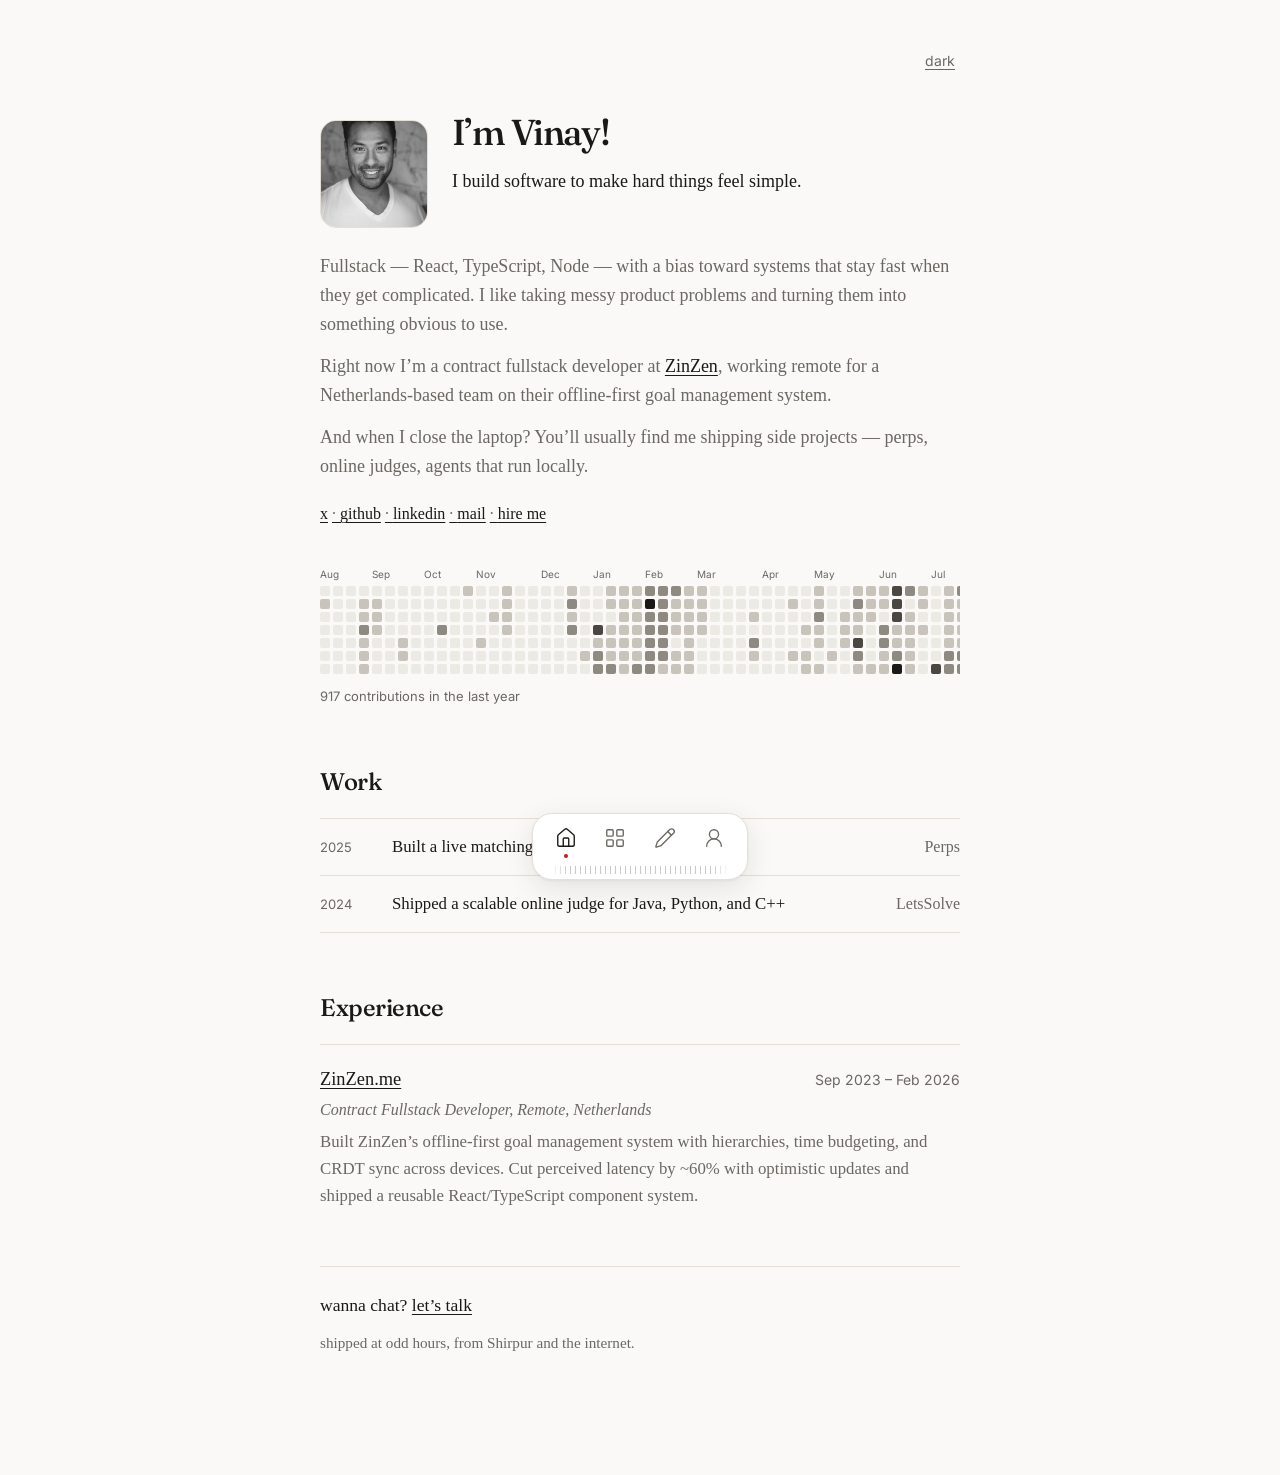
<file: index.html>
<!doctype html>
<html lang="en">
  <head>
    <meta charset="utf-8" />
    <meta
      name="viewport"
      content="width=device-width, initial-scale=1, viewport-fit=cover"
    />
    <title>Vinay Badgujar</title>
    <meta
      name="description"
      content="Vinay Badgujar — fullstack developer. Building software to make hard things feel simple."
    />
    <script>
      (function () {
        try {
          var stored = localStorage.getItem("theme");
          var dark =
            stored === "dark" ||
            (!stored &&
              window.matchMedia("(prefers-color-scheme: dark)").matches);
          if (dark) document.documentElement.classList.add("dark");
        } catch (e) {}
      })();
    </script>
    <link rel="preconnect" href="https://fonts.googleapis.com" />
    <link rel="preconnect" href="https://fonts.gstatic.com" crossorigin />
    <link
      href="https://fonts.googleapis.com/css2?family=Fraunces:opsz,wght@9..144,500;9..144,600&family=Inter:wght@400;500&display=swap"
      rel="stylesheet"
    />
    <link href="css/styles.css" rel="stylesheet" />
  </head>
  <body>
    <a class="skip-link" href="#main">Skip to content</a>
    <main class="page" id="main">
      <div class="inner">
        <div class="top-bar">
          <button
            type="button"
            class="theme-toggle"
            id="theme-toggle"
            aria-label="Toggle color theme"
            aria-pressed="false"
          >
            dark
          </button>
        </div>

        <header class="header">
          <div class="photo-wrap">
            <img
              class="photo"
              src="assets/profile-placeholder.jpg"
              alt="Vinay Badgujar"
              width="108"
              height="108"
            />
          </div>
          <div class="header-body">
            <h1 class="name">I’m Vinay!</h1>
            <p class="lede">
              I build software to make hard things feel simple.
            </p>
          </div>
        </header>

        <div class="intro">
          <p>
            Fullstack — React, TypeScript, Node — with a bias toward systems
            that stay fast when they get complicated. I like taking messy
            product problems and turning them into something obvious to use.
          </p>
          <p>
            Right now I’m a contract fullstack developer at
            <a href="https://zinzen.me/" target="_blank" rel="noopener noreferrer"
              >ZinZen</a
            >, working remote for a Netherlands-based team on their
            offline-first goal management system.
          </p>
          <p>
            And when I close the laptop? You’ll usually find me shipping side
            projects — perps, online judges, agents that run locally.
          </p>
          <nav class="links" aria-label="Social links">
            <a
              href="https://x.com/badgujarvinay09"
              target="_blank"
              rel="noopener noreferrer"
              >x</a
            >
            <a
              href="https://github.com/vinaybadgujar102"
              target="_blank"
              rel="noopener noreferrer"
              >github</a
            >
            <a
              href="https://www.linkedin.com/in/badgujarvinay/"
              target="_blank"
              rel="noopener noreferrer"
              >linkedin</a
            >
            <a href="mailto:vinaybadgujar8@gmail.com">mail</a>
            <a href="mailto:vinaybadgujar8@gmail.com?subject=Hiring">hire me</a>
          </nav>
        </div>

        <section class="git-graph" aria-label="GitHub contributions">
          <a
            class="git-graph-link"
            href="https://github.com/vinaybadgujar102"
            target="_blank"
            rel="noopener noreferrer"
            title="View GitHub profile"
          >
            <div class="git-scroll hide-scrollbar">
              <div class="git-months" id="contrib-months"></div>
              <div
                class="git-heatmap is-loading"
                id="heatmap"
                aria-hidden="true"
              ></div>
            </div>
          </a>
          <p class="git-count" id="contrib-count">
            Loading GitHub contributions…
          </p>
        </section>

        <section class="section" id="work" aria-labelledby="work-heading">
          <h2 class="section-title" id="work-heading">Work</h2>
          <div class="work-list">
            <div class="work-item">
              <button
                class="work-row"
                type="button"
                aria-expanded="false"
                aria-controls="work-perps"
              >
                <span class="work-year">2025</span>
                <span class="work-title"
                  >Built a live matching engine and realtime orderbook</span
                >
                <span class="work-org">Perps</span>
              </button>
              <div class="work-detail" id="work-perps" hidden>
                <p>
                  Trade perps with a live matching engine and realtime
                  orderbook.
                </p>
                <p class="work-links">
                  <a
                    href="https://perpsio.vinaybadgujar.online/"
                    target="_blank"
                    rel="noopener noreferrer"
                    >live</a
                  >
                  <a
                    href="https://github.com/vinaybadgujar102/perps"
                    target="_blank"
                    rel="noopener noreferrer"
                    >github</a
                  >
                </p>
              </div>
            </div>

            <div class="work-item">
              <button
                class="work-row"
                type="button"
                aria-expanded="false"
                aria-controls="work-letsolve"
              >
                <span class="work-year">2024</span>
                <span class="work-title"
                  >Shipped a scalable online judge for Java, Python, and
                  C++</span
                >
                <span class="work-org">LetsSolve</span>
              </button>
              <div class="work-detail" id="work-letsolve" hidden>
                <p>
                  Practice coding with a scalable online judge for Java, Python,
                  and C++.
                </p>
                <p class="work-links">
                  <a
                    href="https://letscode.vinaybadgujar.online/"
                    target="_blank"
                    rel="noopener noreferrer"
                    >live</a
                  >
                  <a
                    href="https://github.com/vinaybadgujar102/LetsCodeBackend"
                    target="_blank"
                    rel="noopener noreferrer"
                    >github</a
                  >
                </p>
              </div>
            </div>
          </div>
        </section>

        <section
          class="section"
          id="experience"
          aria-labelledby="experience-heading"
        >
          <h2 class="section-title" id="experience-heading">Experience</h2>
          <hr class="rule" />
          <div class="entry">
            <div class="entry-header">
              <h3 class="entry-title">
                <a
                  href="https://zinzen.me/"
                  target="_blank"
                  rel="noopener noreferrer"
                  >ZinZen.me</a
                >
              </h3>
              <span class="entry-date">Sep 2023 – Feb 2026</span>
            </div>
            <p class="entry-meta">
              Contract Fullstack Developer, Remote, Netherlands
            </p>
            <p class="entry-desc">
              Built ZinZen’s offline-first goal management system with
              hierarchies, time budgeting, and CRDT sync across devices. Cut
              perceived latency by ~60% with optimistic updates and shipped a
              reusable React/TypeScript component system.
            </p>
          </div>
        </section>

        <footer class="footer">
          <p class="cta">
            wanna chat?
            <a href="mailto:vinaybadgujar8@gmail.com">let’s talk</a>
          </p>
          <p class="footer-note">shipped at odd hours, from Shirpur and the internet.</p>
        </footer>
      </div>
    </main>

    <nav class="dock" aria-label="Sections">
      <div class="dock-shell">
        <div class="dock-items">
          <a class="dock-item" href="index.html" data-page="home" aria-label="Home">
            <svg
              xmlns="http://www.w3.org/2000/svg"
              viewBox="0 0 24 24"
              fill="none"
              stroke="currentColor"
              stroke-width="1.5"
              stroke-linecap="round"
              stroke-linejoin="round"
              aria-hidden="true"
            >
              <path
                d="M15 21v-8a1 1 0 0 0-1-1h-4a1 1 0 0 0-1 1v8"
              />
              <path
                d="M3 10a2 2 0 0 1 .709-1.528l7-5.999a2 2 0 0 1 2.582 0l7 5.999A2 2 0 0 1 21 10v9a2 2 0 0 1-2 2H5a2 2 0 0 1-2-2z"
              />
            </svg>
            <span class="dock-dot" aria-hidden="true"></span>
          </a>
          <a class="dock-item" href="work.html" data-page="work" aria-label="Work">
            <svg
              xmlns="http://www.w3.org/2000/svg"
              viewBox="0 0 24 24"
              fill="none"
              stroke="currentColor"
              stroke-width="1.5"
              stroke-linecap="round"
              stroke-linejoin="round"
              aria-hidden="true"
            >
              <rect width="7" height="7" x="3" y="3" rx="1" />
              <rect width="7" height="7" x="14" y="3" rx="1" />
              <rect width="7" height="7" x="14" y="14" rx="1" />
              <rect width="7" height="7" x="3" y="14" rx="1" />
            </svg>
            <span class="dock-dot" aria-hidden="true"></span>
          </a>
          <a class="dock-item" href="play.html" data-page="play" aria-label="Play">
            <svg
              xmlns="http://www.w3.org/2000/svg"
              viewBox="0 0 24 24"
              fill="none"
              stroke="currentColor"
              stroke-width="1.5"
              stroke-linecap="round"
              stroke-linejoin="round"
              aria-hidden="true"
            >
              <path
                d="M21.174 6.812a1 1 0 0 0-3.986-3.987L3.842 16.174a2 2 0 0 0-.5.83l-1.321 4.352a.5.5 0 0 0 .623.622l4.353-1.32a2 2 0 0 0 .83-.497z"
              />
              <path d="m15 5 4 4" />
            </svg>
            <span class="dock-dot" aria-hidden="true"></span>
          </a>
          <a
            class="dock-item"
            href="about.html"
            data-page="about"
            aria-label="About"
          >
            <svg
              xmlns="http://www.w3.org/2000/svg"
              viewBox="0 0 24 24"
              fill="none"
              stroke="currentColor"
              stroke-width="1.5"
              stroke-linecap="round"
              stroke-linejoin="round"
              aria-hidden="true"
            >
              <circle cx="12" cy="8" r="5" />
              <path d="M20 21a8 8 0 0 0-16 0" />
            </svg>
            <span class="dock-dot" aria-hidden="true"></span>
          </a>
        </div>
        <div class="dock-ruler" aria-hidden="true"></div>
      </div>
    </nav>

    <script src="js/main.js"></script>
  </body>
</html>
</file>
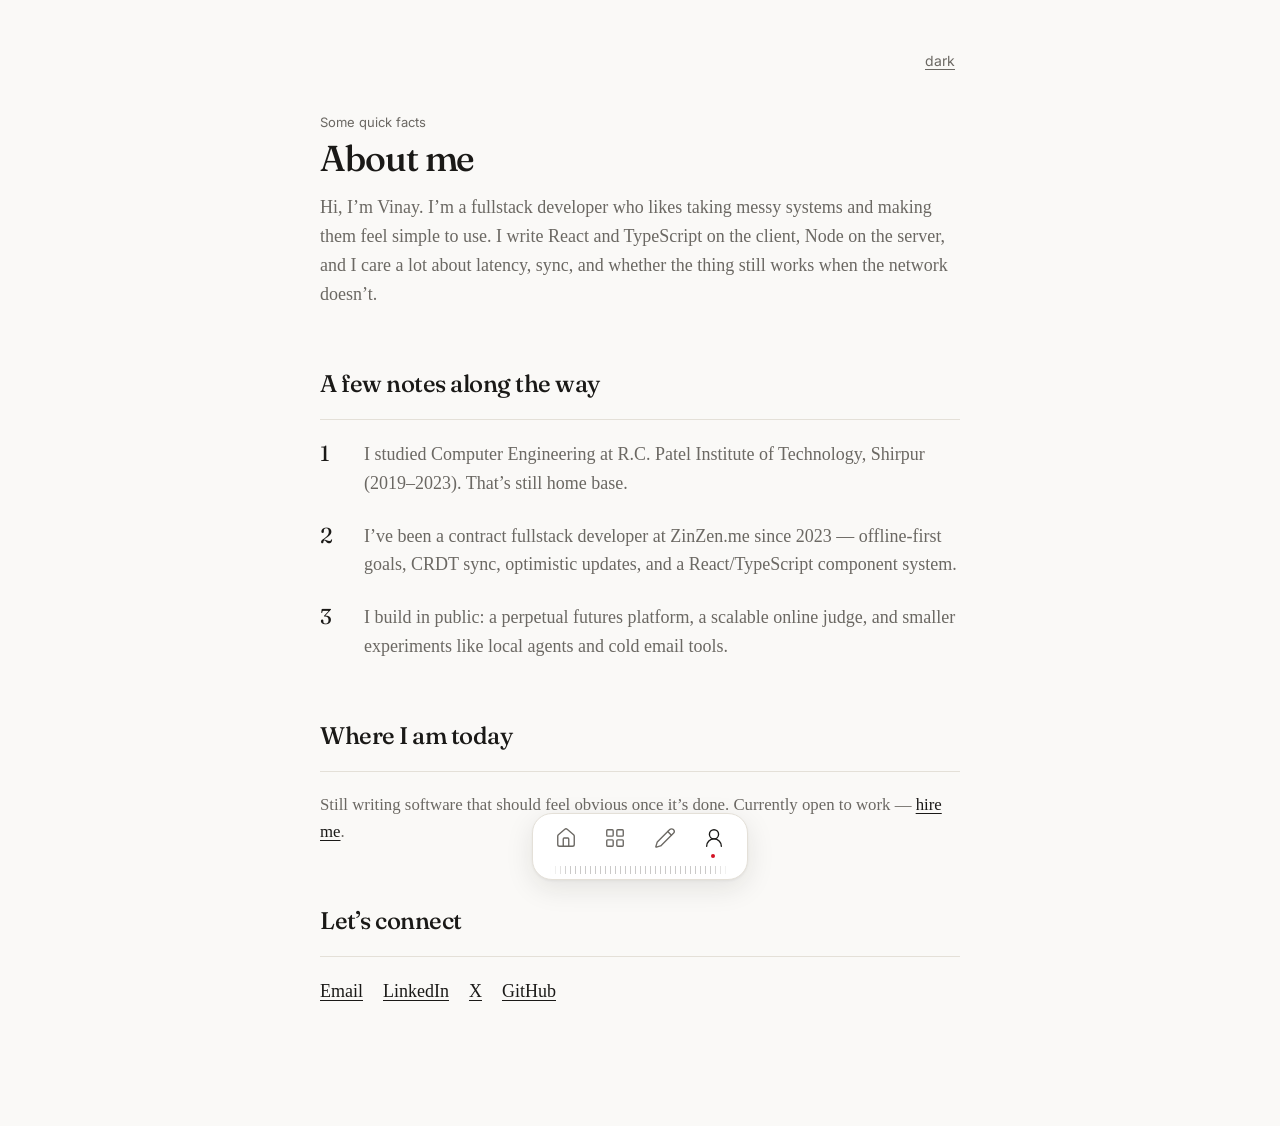
<file: about.html>
<!doctype html>
<html lang="en">
  <head>
    <meta charset="utf-8" />
    <meta
      name="viewport"
      content="width=device-width, initial-scale=1, viewport-fit=cover"
    />
    <title>About · Vinay Badgujar</title>
    <meta
      name="description"
      content="About Vinay Badgujar — fullstack developer from Shirpur, currently building at ZinZen."
    />
    <script>
      (function () {
        try {
          var stored = localStorage.getItem("theme");
          var dark =
            stored === "dark" ||
            (!stored &&
              window.matchMedia("(prefers-color-scheme: dark)").matches);
          if (dark) document.documentElement.classList.add("dark");
        } catch (e) {}
      })();
    </script>
    <link rel="preconnect" href="https://fonts.googleapis.com" />
    <link rel="preconnect" href="https://fonts.gstatic.com" crossorigin />
    <link
      href="https://fonts.googleapis.com/css2?family=Fraunces:opsz,wght@9..144,500;9..144,600&family=Inter:wght@400;500&display=swap"
      rel="stylesheet"
    />
    <link href="css/styles.css" rel="stylesheet" />
  </head>
  <body>
    <a class="skip-link" href="#main">Skip to content</a>
    <main class="page" id="main">
      <div class="inner">
        <div class="top-bar">
          <button
            type="button"
            class="theme-toggle"
            id="theme-toggle"
            aria-label="Toggle color theme"
            aria-pressed="false"
          >
            dark
          </button>
        </div>

        <p class="page-kicker">Some quick facts</p>
        <h1 class="name">About me</h1>

        <div class="intro">
          <p>
            Hi, I’m Vinay. I’m a fullstack developer who likes taking messy
            systems and making them feel simple to use. I write React and
            TypeScript on the client, Node on the server, and I care a lot about
            latency, sync, and whether the thing still works when the network
            doesn’t.
          </p>
        </div>

        <section class="section" aria-labelledby="notes-heading">
          <h2 class="section-title" id="notes-heading">A few notes along the way</h2>
          <hr class="rule" />
          <ol class="notes">
            <li>
              <span class="note-num" aria-hidden="true">1</span>
              <p>
                I studied Computer Engineering at R.C. Patel Institute of
                Technology, Shirpur (2019–2023). That’s still home base.
              </p>
            </li>
            <li>
              <span class="note-num" aria-hidden="true">2</span>
              <p>
                I’ve been a contract fullstack developer at ZinZen.me since 2023
                — offline-first goals, CRDT sync, optimistic updates, and a
                React/TypeScript component system.
              </p>
            </li>
            <li>
              <span class="note-num" aria-hidden="true">3</span>
              <p>
                I build in public: a perpetual futures platform, a scalable
                online judge, and smaller experiments like local agents and
                cold email tools.
              </p>
            </li>
          </ol>
        </section>

        <section class="section" aria-labelledby="today-heading">
          <h2 class="section-title" id="today-heading">Where I am today</h2>
          <hr class="rule" />
          <p class="entry-desc">
            Still writing software that should feel obvious once it’s done.
            Currently open to work —
            <a href="mailto:vinaybadgujar8@gmail.com?subject=Hiring">hire me</a>.
          </p>
        </section>

        <section class="section" aria-labelledby="connect-heading">
          <h2 class="section-title" id="connect-heading">Let’s connect</h2>
          <hr class="rule" />
          <nav class="connect" aria-label="Social links">
            <a href="mailto:vinaybadgujar8@gmail.com">Email</a>
            <a
              href="https://www.linkedin.com/in/badgujarvinay/"
              target="_blank"
              rel="noopener noreferrer"
              >LinkedIn</a
            >
            <a
              href="https://x.com/badgujarvinay09"
              target="_blank"
              rel="noopener noreferrer"
              >X</a
            >
            <a
              href="https://github.com/vinaybadgujar102"
              target="_blank"
              rel="noopener noreferrer"
              >GitHub</a
            >
          </nav>
        </section>
      </div>
    </main>

    <nav class="dock" aria-label="Sections">
      <div class="dock-shell">
        <div class="dock-items">
          <a class="dock-item" href="index.html" data-page="home" aria-label="Home">
            <svg
              xmlns="http://www.w3.org/2000/svg"
              viewBox="0 0 24 24"
              fill="none"
              stroke="currentColor"
              stroke-width="1.5"
              stroke-linecap="round"
              stroke-linejoin="round"
              aria-hidden="true"
            >
              <path
                d="M15 21v-8a1 1 0 0 0-1-1h-4a1 1 0 0 0-1 1v8"
              />
              <path
                d="M3 10a2 2 0 0 1 .709-1.528l7-5.999a2 2 0 0 1 2.582 0l7 5.999A2 2 0 0 1 21 10v9a2 2 0 0 1-2 2H5a2 2 0 0 1-2-2z"
              />
            </svg>
            <span class="dock-dot" aria-hidden="true"></span>
          </a>
          <a class="dock-item" href="work.html" data-page="work" aria-label="Work">
            <svg
              xmlns="http://www.w3.org/2000/svg"
              viewBox="0 0 24 24"
              fill="none"
              stroke="currentColor"
              stroke-width="1.5"
              stroke-linecap="round"
              stroke-linejoin="round"
              aria-hidden="true"
            >
              <rect width="7" height="7" x="3" y="3" rx="1" />
              <rect width="7" height="7" x="14" y="3" rx="1" />
              <rect width="7" height="7" x="14" y="14" rx="1" />
              <rect width="7" height="7" x="3" y="14" rx="1" />
            </svg>
            <span class="dock-dot" aria-hidden="true"></span>
          </a>
          <a class="dock-item" href="play.html" data-page="play" aria-label="Play">
            <svg
              xmlns="http://www.w3.org/2000/svg"
              viewBox="0 0 24 24"
              fill="none"
              stroke="currentColor"
              stroke-width="1.5"
              stroke-linecap="round"
              stroke-linejoin="round"
              aria-hidden="true"
            >
              <path
                d="M21.174 6.812a1 1 0 0 0-3.986-3.987L3.842 16.174a2 2 0 0 0-.5.83l-1.321 4.352a.5.5 0 0 0 .623.622l4.353-1.32a2 2 0 0 0 .83-.497z"
              />
              <path d="m15 5 4 4" />
            </svg>
            <span class="dock-dot" aria-hidden="true"></span>
          </a>
          <a
            class="dock-item"
            href="about.html"
            data-page="about"
            aria-label="About"
          >
            <svg
              xmlns="http://www.w3.org/2000/svg"
              viewBox="0 0 24 24"
              fill="none"
              stroke="currentColor"
              stroke-width="1.5"
              stroke-linecap="round"
              stroke-linejoin="round"
              aria-hidden="true"
            >
              <circle cx="12" cy="8" r="5" />
              <path d="M20 21a8 8 0 0 0-16 0" />
            </svg>
            <span class="dock-dot" aria-hidden="true"></span>
          </a>
        </div>
        <div class="dock-ruler" aria-hidden="true"></div>
      </div>
    </nav>

    <script src="js/main.js"></script>
  </body>
</html>
</file>
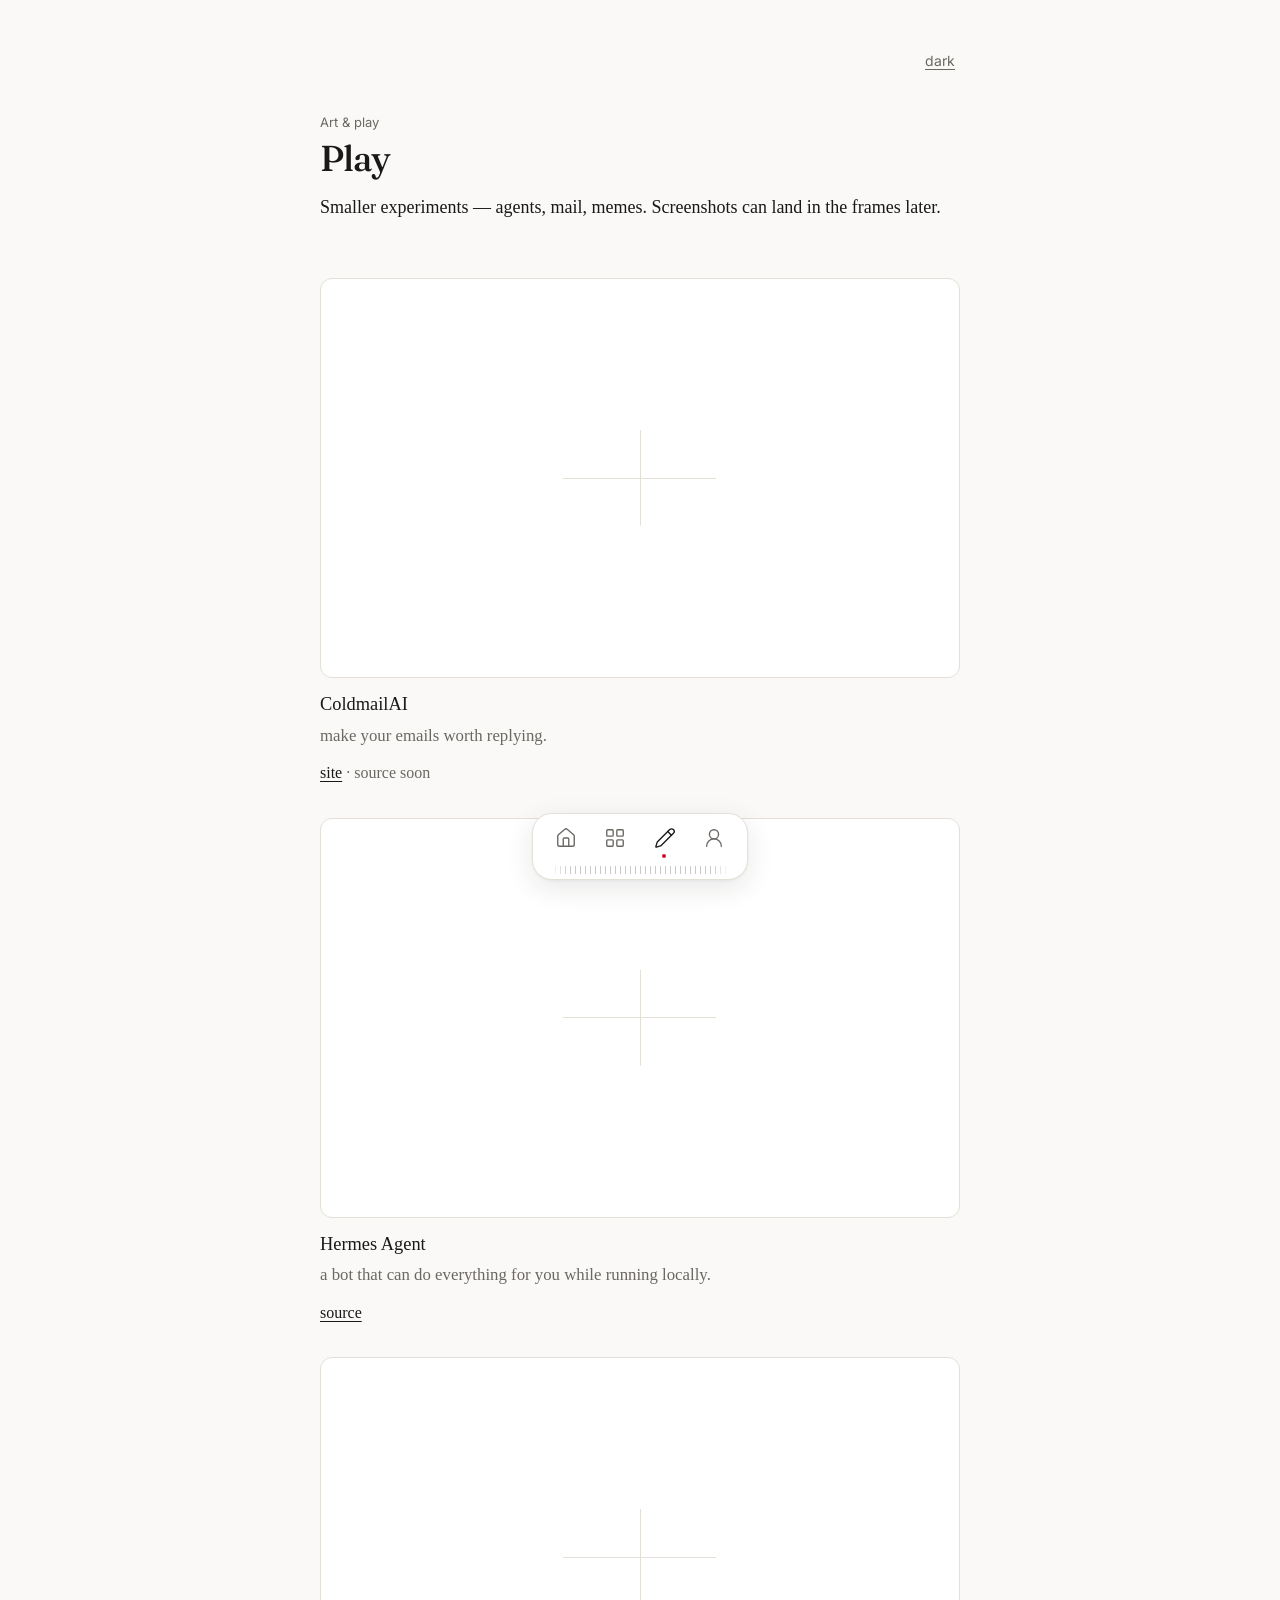
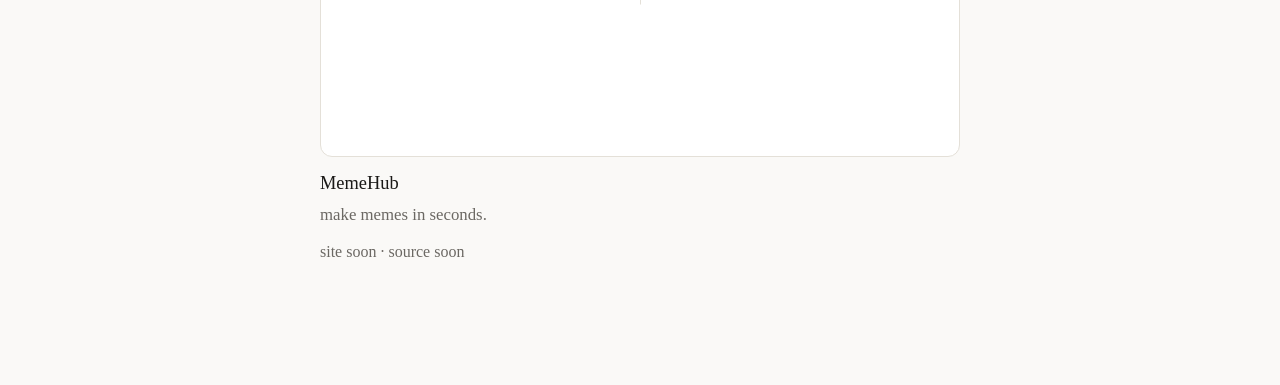
<file: play.html>
<!doctype html>
<html lang="en">
  <head>
    <meta charset="utf-8" />
    <meta
      name="viewport"
      content="width=device-width, initial-scale=1, viewport-fit=cover"
    />
    <title>Play · Vinay Badgujar</title>
    <meta
      name="description"
      content="Side experiments by Vinay Badgujar — ColdmailAI, Hermes Agent, and MemeHub."
    />
    <script>
      (function () {
        try {
          var stored = localStorage.getItem("theme");
          var dark =
            stored === "dark" ||
            (!stored &&
              window.matchMedia("(prefers-color-scheme: dark)").matches);
          if (dark) document.documentElement.classList.add("dark");
        } catch (e) {}
      })();
    </script>
    <link rel="preconnect" href="https://fonts.googleapis.com" />
    <link rel="preconnect" href="https://fonts.gstatic.com" crossorigin />
    <link
      href="https://fonts.googleapis.com/css2?family=Fraunces:opsz,wght@9..144,500;9..144,600&family=Inter:wght@400;500&display=swap"
      rel="stylesheet"
    />
    <link href="css/styles.css" rel="stylesheet" />
  </head>
  <body>
    <a class="skip-link" href="#main">Skip to content</a>
    <main class="page" id="main">
      <div class="inner">
        <div class="top-bar">
          <button
            type="button"
            class="theme-toggle"
            id="theme-toggle"
            aria-label="Toggle color theme"
            aria-pressed="false"
          >
            dark
          </button>
        </div>

        <p class="page-kicker">Art &amp; play</p>
        <h1 class="name">Play</h1>
        <p class="lede">
          Smaller experiments — agents, mail, memes. Screenshots can land in the
          frames later.
        </p>

        <section class="section" aria-label="Experiments">
          <div class="play-grid">
            <article class="play-card">
              <div class="play-frame" aria-hidden="true"></div>
              <div>
                <h2 class="play-name">ColdmailAI</h2>
                <p class="play-desc">make your emails worth replying.</p>
                <p class="work-links">
                  <a
                    href="https://getcoldmailai.com/"
                    target="_blank"
                    rel="noopener noreferrer"
                    >site</a
                  >
                  <span class="soon" title="Source link coming soon"
                    >source soon</span
                  >
                </p>
              </div>
            </article>

            <article class="play-card">
              <div class="play-frame" aria-hidden="true"></div>
              <div>
                <h2 class="play-name">Hermes Agent</h2>
                <p class="play-desc">
                  a bot that can do everything for you while running locally.
                </p>
                <p class="work-links">
                  <a
                    href="https://github.com/vinaybadgujar102/agent-harness-v2"
                    target="_blank"
                    rel="noopener noreferrer"
                    >source</a
                  >
                </p>
              </div>
            </article>

            <article class="play-card">
              <div class="play-frame" aria-hidden="true"></div>
              <div>
                <h2 class="play-name">MemeHub</h2>
                <p class="play-desc">make memes in seconds.</p>
                <p class="work-links">
                  <span class="soon" title="Links coming soon">site soon</span>
                  <span class="soon" title="Source link coming soon"
                    >source soon</span
                  >
                </p>
              </div>
            </article>
          </div>
        </section>
      </div>
    </main>

    <nav class="dock" aria-label="Sections">
      <div class="dock-shell">
        <div class="dock-items">
          <a class="dock-item" href="index.html" data-page="home" aria-label="Home">
            <svg
              xmlns="http://www.w3.org/2000/svg"
              viewBox="0 0 24 24"
              fill="none"
              stroke="currentColor"
              stroke-width="1.5"
              stroke-linecap="round"
              stroke-linejoin="round"
              aria-hidden="true"
            >
              <path
                d="M15 21v-8a1 1 0 0 0-1-1h-4a1 1 0 0 0-1 1v8"
              />
              <path
                d="M3 10a2 2 0 0 1 .709-1.528l7-5.999a2 2 0 0 1 2.582 0l7 5.999A2 2 0 0 1 21 10v9a2 2 0 0 1-2 2H5a2 2 0 0 1-2-2z"
              />
            </svg>
            <span class="dock-dot" aria-hidden="true"></span>
          </a>
          <a class="dock-item" href="work.html" data-page="work" aria-label="Work">
            <svg
              xmlns="http://www.w3.org/2000/svg"
              viewBox="0 0 24 24"
              fill="none"
              stroke="currentColor"
              stroke-width="1.5"
              stroke-linecap="round"
              stroke-linejoin="round"
              aria-hidden="true"
            >
              <rect width="7" height="7" x="3" y="3" rx="1" />
              <rect width="7" height="7" x="14" y="3" rx="1" />
              <rect width="7" height="7" x="14" y="14" rx="1" />
              <rect width="7" height="7" x="3" y="14" rx="1" />
            </svg>
            <span class="dock-dot" aria-hidden="true"></span>
          </a>
          <a class="dock-item" href="play.html" data-page="play" aria-label="Play">
            <svg
              xmlns="http://www.w3.org/2000/svg"
              viewBox="0 0 24 24"
              fill="none"
              stroke="currentColor"
              stroke-width="1.5"
              stroke-linecap="round"
              stroke-linejoin="round"
              aria-hidden="true"
            >
              <path
                d="M21.174 6.812a1 1 0 0 0-3.986-3.987L3.842 16.174a2 2 0 0 0-.5.83l-1.321 4.352a.5.5 0 0 0 .623.622l4.353-1.32a2 2 0 0 0 .83-.497z"
              />
              <path d="m15 5 4 4" />
            </svg>
            <span class="dock-dot" aria-hidden="true"></span>
          </a>
          <a
            class="dock-item"
            href="about.html"
            data-page="about"
            aria-label="About"
          >
            <svg
              xmlns="http://www.w3.org/2000/svg"
              viewBox="0 0 24 24"
              fill="none"
              stroke="currentColor"
              stroke-width="1.5"
              stroke-linecap="round"
              stroke-linejoin="round"
              aria-hidden="true"
            >
              <circle cx="12" cy="8" r="5" />
              <path d="M20 21a8 8 0 0 0-16 0" />
            </svg>
            <span class="dock-dot" aria-hidden="true"></span>
          </a>
        </div>
        <div class="dock-ruler" aria-hidden="true"></div>
      </div>
    </nav>

    <script src="js/main.js"></script>
  </body>
</html>
</file>
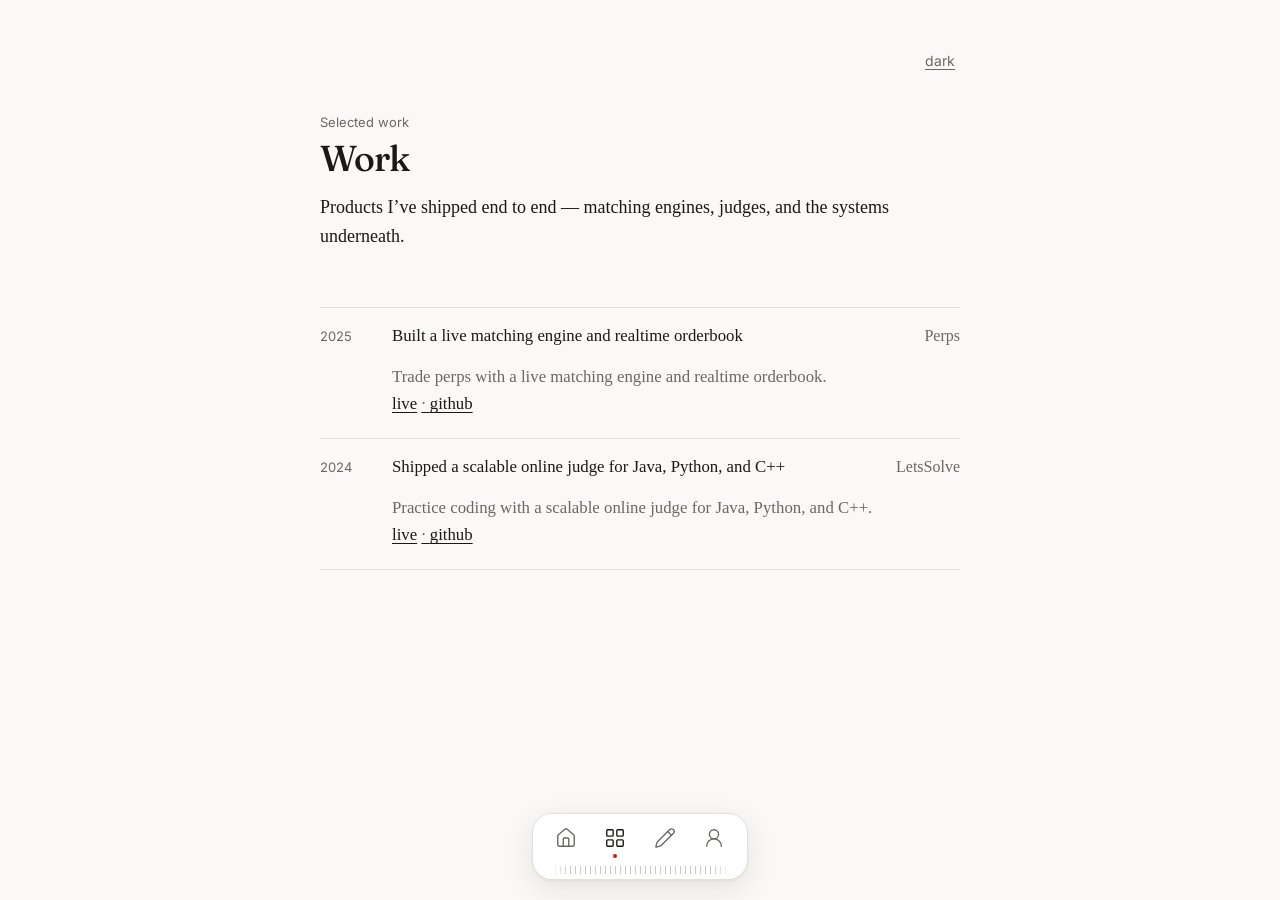
<file: work.html>
<!doctype html>
<html lang="en">
  <head>
    <meta charset="utf-8" />
    <meta
      name="viewport"
      content="width=device-width, initial-scale=1, viewport-fit=cover"
    />
    <title>Work · Vinay Badgujar</title>
    <meta
      name="description"
      content="Shipped products by Vinay Badgujar — Perps and LetsSolve."
    />
    <script>
      (function () {
        try {
          var stored = localStorage.getItem("theme");
          var dark =
            stored === "dark" ||
            (!stored &&
              window.matchMedia("(prefers-color-scheme: dark)").matches);
          if (dark) document.documentElement.classList.add("dark");
        } catch (e) {}
      })();
    </script>
    <link rel="preconnect" href="https://fonts.googleapis.com" />
    <link rel="preconnect" href="https://fonts.gstatic.com" crossorigin />
    <link
      href="https://fonts.googleapis.com/css2?family=Fraunces:opsz,wght@9..144,500;9..144,600&family=Inter:wght@400;500&display=swap"
      rel="stylesheet"
    />
    <link href="css/styles.css" rel="stylesheet" />
  </head>
  <body>
    <a class="skip-link" href="#main">Skip to content</a>
    <main class="page" id="main">
      <div class="inner">
        <div class="top-bar">
          <button
            type="button"
            class="theme-toggle"
            id="theme-toggle"
            aria-label="Toggle color theme"
            aria-pressed="false"
          >
            dark
          </button>
        </div>

        <p class="page-kicker">Selected work</p>
        <h1 class="name">Work</h1>
        <p class="lede">
          Products I’ve shipped end to end — matching engines, judges, and the
          systems underneath.
        </p>

        <section class="section" aria-label="Projects">
          <div class="work-list">
            <div class="work-item">
              <button
                class="work-row"
                type="button"
                aria-expanded="true"
                aria-controls="work-perps"
              >
                <span class="work-year">2025</span>
                <span class="work-title"
                  >Built a live matching engine and realtime orderbook</span
                >
                <span class="work-org">Perps</span>
              </button>
              <div class="work-detail" id="work-perps">
                <p>
                  Trade perps with a live matching engine and realtime
                  orderbook.
                </p>
                <p class="work-links">
                  <a
                    href="https://perpsio.vinaybadgujar.online/"
                    target="_blank"
                    rel="noopener noreferrer"
                    >live</a
                  >
                  <a
                    href="https://github.com/vinaybadgujar102/perps"
                    target="_blank"
                    rel="noopener noreferrer"
                    >github</a
                  >
                </p>
              </div>
            </div>

            <div class="work-item">
              <button
                class="work-row"
                type="button"
                aria-expanded="true"
                aria-controls="work-letsolve"
              >
                <span class="work-year">2024</span>
                <span class="work-title"
                  >Shipped a scalable online judge for Java, Python, and
                  C++</span
                >
                <span class="work-org">LetsSolve</span>
              </button>
              <div class="work-detail" id="work-letsolve">
                <p>
                  Practice coding with a scalable online judge for Java, Python,
                  and C++.
                </p>
                <p class="work-links">
                  <a
                    href="https://letscode.vinaybadgujar.online/"
                    target="_blank"
                    rel="noopener noreferrer"
                    >live</a
                  >
                  <a
                    href="https://github.com/vinaybadgujar102/LetsCodeBackend"
                    target="_blank"
                    rel="noopener noreferrer"
                    >github</a
                  >
                </p>
              </div>
            </div>
          </div>
        </section>
      </div>
    </main>

    <nav class="dock" aria-label="Sections">
      <div class="dock-shell">
        <div class="dock-items">
          <a class="dock-item" href="index.html" data-page="home" aria-label="Home">
            <svg
              xmlns="http://www.w3.org/2000/svg"
              viewBox="0 0 24 24"
              fill="none"
              stroke="currentColor"
              stroke-width="1.5"
              stroke-linecap="round"
              stroke-linejoin="round"
              aria-hidden="true"
            >
              <path
                d="M15 21v-8a1 1 0 0 0-1-1h-4a1 1 0 0 0-1 1v8"
              />
              <path
                d="M3 10a2 2 0 0 1 .709-1.528l7-5.999a2 2 0 0 1 2.582 0l7 5.999A2 2 0 0 1 21 10v9a2 2 0 0 1-2 2H5a2 2 0 0 1-2-2z"
              />
            </svg>
            <span class="dock-dot" aria-hidden="true"></span>
          </a>
          <a class="dock-item" href="work.html" data-page="work" aria-label="Work">
            <svg
              xmlns="http://www.w3.org/2000/svg"
              viewBox="0 0 24 24"
              fill="none"
              stroke="currentColor"
              stroke-width="1.5"
              stroke-linecap="round"
              stroke-linejoin="round"
              aria-hidden="true"
            >
              <rect width="7" height="7" x="3" y="3" rx="1" />
              <rect width="7" height="7" x="14" y="3" rx="1" />
              <rect width="7" height="7" x="14" y="14" rx="1" />
              <rect width="7" height="7" x="3" y="14" rx="1" />
            </svg>
            <span class="dock-dot" aria-hidden="true"></span>
          </a>
          <a class="dock-item" href="play.html" data-page="play" aria-label="Play">
            <svg
              xmlns="http://www.w3.org/2000/svg"
              viewBox="0 0 24 24"
              fill="none"
              stroke="currentColor"
              stroke-width="1.5"
              stroke-linecap="round"
              stroke-linejoin="round"
              aria-hidden="true"
            >
              <path
                d="M21.174 6.812a1 1 0 0 0-3.986-3.987L3.842 16.174a2 2 0 0 0-.5.83l-1.321 4.352a.5.5 0 0 0 .623.622l4.353-1.32a2 2 0 0 0 .83-.497z"
              />
              <path d="m15 5 4 4" />
            </svg>
            <span class="dock-dot" aria-hidden="true"></span>
          </a>
          <a
            class="dock-item"
            href="about.html"
            data-page="about"
            aria-label="About"
          >
            <svg
              xmlns="http://www.w3.org/2000/svg"
              viewBox="0 0 24 24"
              fill="none"
              stroke="currentColor"
              stroke-width="1.5"
              stroke-linecap="round"
              stroke-linejoin="round"
              aria-hidden="true"
            >
              <circle cx="12" cy="8" r="5" />
              <path d="M20 21a8 8 0 0 0-16 0" />
            </svg>
            <span class="dock-dot" aria-hidden="true"></span>
          </a>
        </div>
        <div class="dock-ruler" aria-hidden="true"></div>
      </div>
    </nav>

    <script src="js/main.js"></script>
  </body>
</html>
</file>
<file: css/styles.css>
:root {
  --text: #1a1917;
  --muted: #6b6863;
  --rule: #e4e0d8;
  --bg: #faf9f7;
  --surface: #ffffff;
  --accent: #d31224;
  --dock-bg: #ffffff;
  --dock-shadow: 0 8px 28px rgba(26, 25, 23, 0.1), 0 1px 3px rgba(26, 25, 23, 0.06);
  --focus: #1a1917;
  --git-0: #eceae4;
  --git-1: #c8c4bb;
  --git-2: #8e8a82;
  --git-3: #4a4742;
  --git-4: #1a1917;
  --font-display: "Fraunces", Georgia, "Times New Roman", serif;
  --font-body: Georgia, "Times New Roman", Times, serif;
  --font-ui: Inter, system-ui, -apple-system, sans-serif;
  --page-pad-x: 1.5rem;
  --page-max: 40rem;
  --radius-photo: 1rem;
  --radius-dock: 1.25rem;
  color-scheme: light;
}

html.dark {
  --text: #eceae6;
  --muted: #9a9690;
  --rule: #3a3834;
  --bg: #111110;
  --surface: #1a1918;
  --accent: #ff4d5a;
  --dock-bg: #1a1918;
  --dock-shadow: 0 8px 28px rgba(0, 0, 0, 0.45), 0 1px 0 rgba(255, 255, 255, 0.04);
  --focus: #eceae6;
  --git-0: #1c1b1a;
  --git-1: #3a3937;
  --git-2: #5c5b58;
  --git-3: #9a9894;
  --git-4: #eceae6;
  color-scheme: dark;
}

*,
*::before,
*::after {
  box-sizing: border-box;
}

html,
body {
  margin: 0;
  padding: 0;
  background: var(--bg);
  color: var(--text);
}

html {
  -webkit-text-size-adjust: 100%;
}

body {
  font-family: var(--font-body);
  font-size: 1.125rem;
  line-height: 1.6;
  -webkit-font-smoothing: antialiased;
  text-rendering: optimizeLegibility;
}

@media (prefers-reduced-motion: no-preference) {
  html {
    scroll-behavior: smooth;
  }
}

a {
  color: var(--text);
  text-decoration: underline;
  text-underline-offset: 3px;
  text-decoration-thickness: 1px;
}

a:hover {
  text-decoration-thickness: 2px;
}

:focus-visible {
  outline: 2px solid var(--focus);
  outline-offset: 3px;
}

.skip-link {
  position: absolute;
  left: 1rem;
  top: 0;
  z-index: 100;
  padding: 0.5rem 0.75rem;
  background: var(--surface);
  color: var(--text);
  transform: translateY(-120%);
}

.skip-link:focus {
  transform: translateY(0.75rem);
}

.page {
  min-height: 100vh;
  padding: 2.5rem var(--page-pad-x) calc(7.5rem + env(safe-area-inset-bottom));
  background: var(--bg);
  color: var(--text);
}

.inner {
  max-width: var(--page-max);
  margin: 0 auto;
  width: 100%;
}

.top-bar {
  display: flex;
  justify-content: flex-end;
  margin-bottom: 2rem;
}

.theme-toggle {
  min-width: 40px;
  min-height: 40px;
  padding: 0.5rem 0.25rem;
  border: none;
  background: none;
  font-family: var(--font-ui);
  font-size: 0.875rem;
  color: var(--muted);
  text-decoration: underline;
  text-underline-offset: 3px;
  cursor: pointer;
}

.theme-toggle:hover {
  color: var(--text);
  text-decoration-thickness: 2px;
}

/* Header */
.header {
  display: flex;
  flex-direction: row;
  align-items: flex-start;
  gap: 1.5rem;
  margin-bottom: 1.5rem;
}

.header-body {
  flex: 1 1 auto;
  min-width: 0;
}

.photo-wrap {
  flex-shrink: 0;
  width: 108px;
  border-radius: var(--radius-photo);
  border: 1px solid var(--rule);
  overflow: hidden;
  line-height: 0;
  margin-top: 0.5rem;
}

.photo {
  width: 100%;
  height: auto;
  display: block;
  aspect-ratio: 1;
  object-fit: cover;
  filter: grayscale(100%);
}

.name {
  font-family: var(--font-display);
  font-size: 2.25rem;
  font-weight: 500;
  font-optical-sizing: auto;
  letter-spacing: -0.03em;
  line-height: 1.15;
  margin: 0;
}

.lede,
.intro p {
  margin: 0.85rem 0 0;
  font-size: 1.125rem;
  color: var(--text);
}

.intro p {
  color: var(--muted);
}

.intro p + p {
  margin-top: 0.85rem;
}

.links {
  margin: 1.25rem 0 0;
  font-size: 1rem;
}

.links a + a::before,
.entry-links a + a::before,
.work-links > * + *::before {
  content: " · ";
  text-decoration: none;
  color: var(--muted);
}

@media (prefers-reduced-motion: no-preference) {
  a,
  .theme-toggle,
  .dock-item,
  .work-title {
    transition:
      color 100ms ease-out,
      text-decoration-thickness 100ms ease-out;
  }

  .dock-dot {
    transition: opacity 150ms ease-out;
  }
}

/* GitHub graph */
.git-graph {
  margin: 2.5rem 0 0.25rem;
  width: 100%;
}

.git-graph-link {
  display: block;
  text-decoration: none;
}

.git-graph-link:hover {
  text-decoration: none;
}

.git-scroll {
  overflow-x: auto;
  padding-bottom: 0.25rem;
}

.git-months {
  display: flex;
  font-family: var(--font-ui);
  font-size: 10px;
  color: var(--muted);
  margin-bottom: 4px;
  min-width: max-content;
}

.git-heatmap {
  display: flex;
  gap: 3px;
  min-width: max-content;
}

.git-heatmap.is-loading {
  display: block;
  height: 94px;
  min-width: 100%;
  background: var(--git-0);
  border-radius: 4px;
}

.git-week {
  display: flex;
  flex-direction: column;
  gap: 3px;
}

.git-cell {
  width: 10px;
  height: 10px;
  border-radius: 2px;
  background: var(--git-0);
}

.git-cell[data-level="1"] {
  background: var(--git-1);
}

.git-cell[data-level="2"] {
  background: var(--git-2);
}

.git-cell[data-level="3"] {
  background: var(--git-3);
}

.git-cell[data-level="4"] {
  background: var(--git-4);
}

@media (prefers-reduced-motion: no-preference) {
  .git-cell-pop {
    animation: git-cell-pop 0.4s ease-out;
  }
}

@keyframes git-cell-pop {
  0% {
    opacity: 1;
    filter: brightness(1);
    transform: scale(1);
  }
  35% {
    opacity: 0.3;
    filter: brightness(1.25);
    transform: scale(0.65);
  }
  70% {
    opacity: 1;
    filter: brightness(1.5);
    transform: scale(1.3);
  }
  to {
    opacity: 1;
    filter: brightness(1);
    transform: scale(1);
  }
}

.git-count {
  margin: 0.5rem 0 0;
  font-family: var(--font-ui);
  font-size: 0.8125rem;
  color: var(--muted);
}

.git-count.is-error {
  color: var(--text);
}

/* Sections */
.section {
  margin-top: 3.5rem;
}

.section-title {
  font-family: var(--font-display);
  font-size: 1.5rem;
  font-weight: 500;
  letter-spacing: -0.02em;
  margin: 0 0 1rem;
  color: var(--text);
}

.page-kicker {
  margin: 0 0 0.35rem;
  font-family: var(--font-ui);
  font-size: 0.8125rem;
  color: var(--muted);
}

.rule {
  border: none;
  border-top: 1px solid var(--rule);
  margin: 0 0 1.25rem;
}

/* Work rows */
.work-list {
  display: flex;
  flex-direction: column;
}

.work-item {
  border-top: 1px solid var(--rule);
}

.work-item:last-child {
  border-bottom: 1px solid var(--rule);
}

.work-row {
  display: grid;
  grid-template-columns: 3.5rem minmax(0, 1fr) auto;
  gap: 0.75rem 1rem;
  align-items: baseline;
  width: 100%;
  min-height: 52px;
  padding: 1rem 0;
  margin: 0;
  border: none;
  background: none;
  font-family: inherit;
  font-size: 1.05rem;
  color: var(--text);
  text-align: left;
  cursor: pointer;
}

.work-row:hover .work-title {
  text-decoration: underline;
  text-underline-offset: 3px;
}

.work-year {
  font-family: var(--font-ui);
  font-size: 0.8125rem;
  color: var(--muted);
  white-space: nowrap;
}

.work-title {
  line-height: 1.45;
}

.work-org {
  font-size: 1rem;
  color: var(--muted);
  white-space: nowrap;
}

.work-detail {
  padding: 0 0 1.25rem 4.5rem;
}

.work-detail[hidden] {
  display: none;
}

.work-detail p {
  margin: 0;
  color: var(--muted);
  font-size: 1.05rem;
}

.work-links {
  margin: 0.65rem 0 0;
  font-size: 1rem;
}

.soon {
  color: var(--muted);
  text-decoration: none;
  cursor: default;
}

/* Experience */
.entry {
  margin-bottom: 1.5rem;
}

.entry:last-child {
  margin-bottom: 0;
}

.entry-header {
  display: flex;
  align-items: baseline;
  justify-content: space-between;
  gap: 1rem;
}

.entry-title {
  font-weight: 400;
  margin: 0;
  font-size: 1.15rem;
}

.entry-date {
  font-family: var(--font-ui);
  font-size: 0.875rem;
  color: var(--muted);
  white-space: nowrap;
  flex-shrink: 0;
}

.entry-meta {
  margin: 0.2rem 0 0;
  font-size: 1rem;
  color: var(--muted);
  font-style: italic;
}

.entry-desc {
  margin: 0.4rem 0 0;
  font-size: 1.05rem;
  color: var(--muted);
}

/* Play grid */
.play-grid {
  display: flex;
  flex-direction: column;
  gap: 2rem;
}

.play-card {
  display: flex;
  flex-direction: column;
  gap: 0.75rem;
}

.play-frame {
  width: 100%;
  aspect-ratio: 16 / 10;
  border: 1px solid var(--rule);
  border-radius: 0.75rem;
  background:
    linear-gradient(var(--rule), var(--rule)) center / 1px 24% no-repeat,
    linear-gradient(var(--rule), var(--rule)) center / 24% 1px no-repeat,
    var(--surface);
}

.play-name {
  margin: 0;
  font-size: 1.15rem;
  font-weight: 400;
}

.play-desc {
  margin: 0.2rem 0 0;
  color: var(--muted);
  font-size: 1.05rem;
}

/* About */
.notes {
  list-style: none;
  margin: 0;
  padding: 0;
  display: flex;
  flex-direction: column;
  gap: 1.5rem;
}

.notes li {
  display: grid;
  grid-template-columns: 2rem 1fr;
  gap: 0.75rem;
  align-items: start;
}

.note-num {
  font-family: var(--font-display);
  font-size: 1.35rem;
  line-height: 1.3;
  color: var(--text);
}

.notes p {
  margin: 0;
  color: var(--muted);
}

.connect {
  display: flex;
  flex-wrap: wrap;
  gap: 0.75rem 1.25rem;
  margin-top: 0.5rem;
}

/* Footer */
.footer {
  margin-top: 3.5rem;
  padding-top: 1.5rem;
  border-top: 1px solid var(--rule);
}

.cta {
  margin: 0;
  font-size: 1.1rem;
}

.footer-note {
  margin: 0.75rem 0 0;
  font-size: 0.95rem;
  color: var(--muted);
}

/* Dock */
.dock {
  position: fixed;
  left: 50%;
  bottom: calc(1.25rem + env(safe-area-inset-bottom));
  transform: translateX(-50%);
  z-index: 40;
}

.dock-shell {
  background: var(--dock-bg);
  border: 1px solid var(--rule);
  border-radius: var(--radius-dock);
  box-shadow: var(--dock-shadow);
  padding: 0.4rem 0.7rem 0.3rem;
  min-width: 13.5rem;
}

.dock-items {
  display: flex;
  align-items: stretch;
  justify-content: space-between;
  gap: 0.25rem;
}

.dock-item {
  position: relative;
  display: flex;
  flex-direction: column;
  align-items: center;
  justify-content: center;
  gap: 0.3rem;
  width: 44px;
  height: 44px;
  color: var(--muted);
  text-decoration: none;
  border-radius: 0.5rem;
}

.dock-item:hover {
  color: var(--text);
  text-decoration: none;
}

.dock-item[aria-current="page"] {
  color: var(--text);
}

.dock-item svg {
  display: block;
  width: 22px;
  height: 22px;
}

.dock-dot {
  width: 4px;
  height: 4px;
  border-radius: 50%;
  background: var(--accent);
  opacity: 0;
}

.dock-item[aria-current="page"] .dock-dot {
  opacity: 1;
}

.dock-ruler {
  height: 8px;
  margin: 2px 6px 0;
  background-image: repeating-linear-gradient(
    to right,
    var(--muted) 0,
    var(--muted) 1px,
    transparent 1px,
    transparent 5px
  );
  opacity: 0.35;
  mask-image: linear-gradient(to right, transparent, #000 10%, #000 90%, transparent);
}

.hide-scrollbar {
  -ms-overflow-style: none;
  scrollbar-width: none;
}

.hide-scrollbar::-webkit-scrollbar {
  display: none;
}

@media (max-width: 640px) {
  .page {
    padding: 1.75rem 1.25rem calc(7rem + env(safe-area-inset-bottom));
    font-size: 1rem;
  }

  .name {
    font-size: 1.75rem;
  }

  .header {
    gap: 1rem;
  }

  .photo-wrap {
    width: 84px;
  }

  .work-row {
    grid-template-columns: 3rem minmax(0, 1fr);
  }

  .work-org {
    grid-column: 2;
    justify-self: start;
  }

  .work-detail {
    padding-left: 0;
  }

  .entry-header {
    flex-wrap: wrap;
  }
}
</file>
